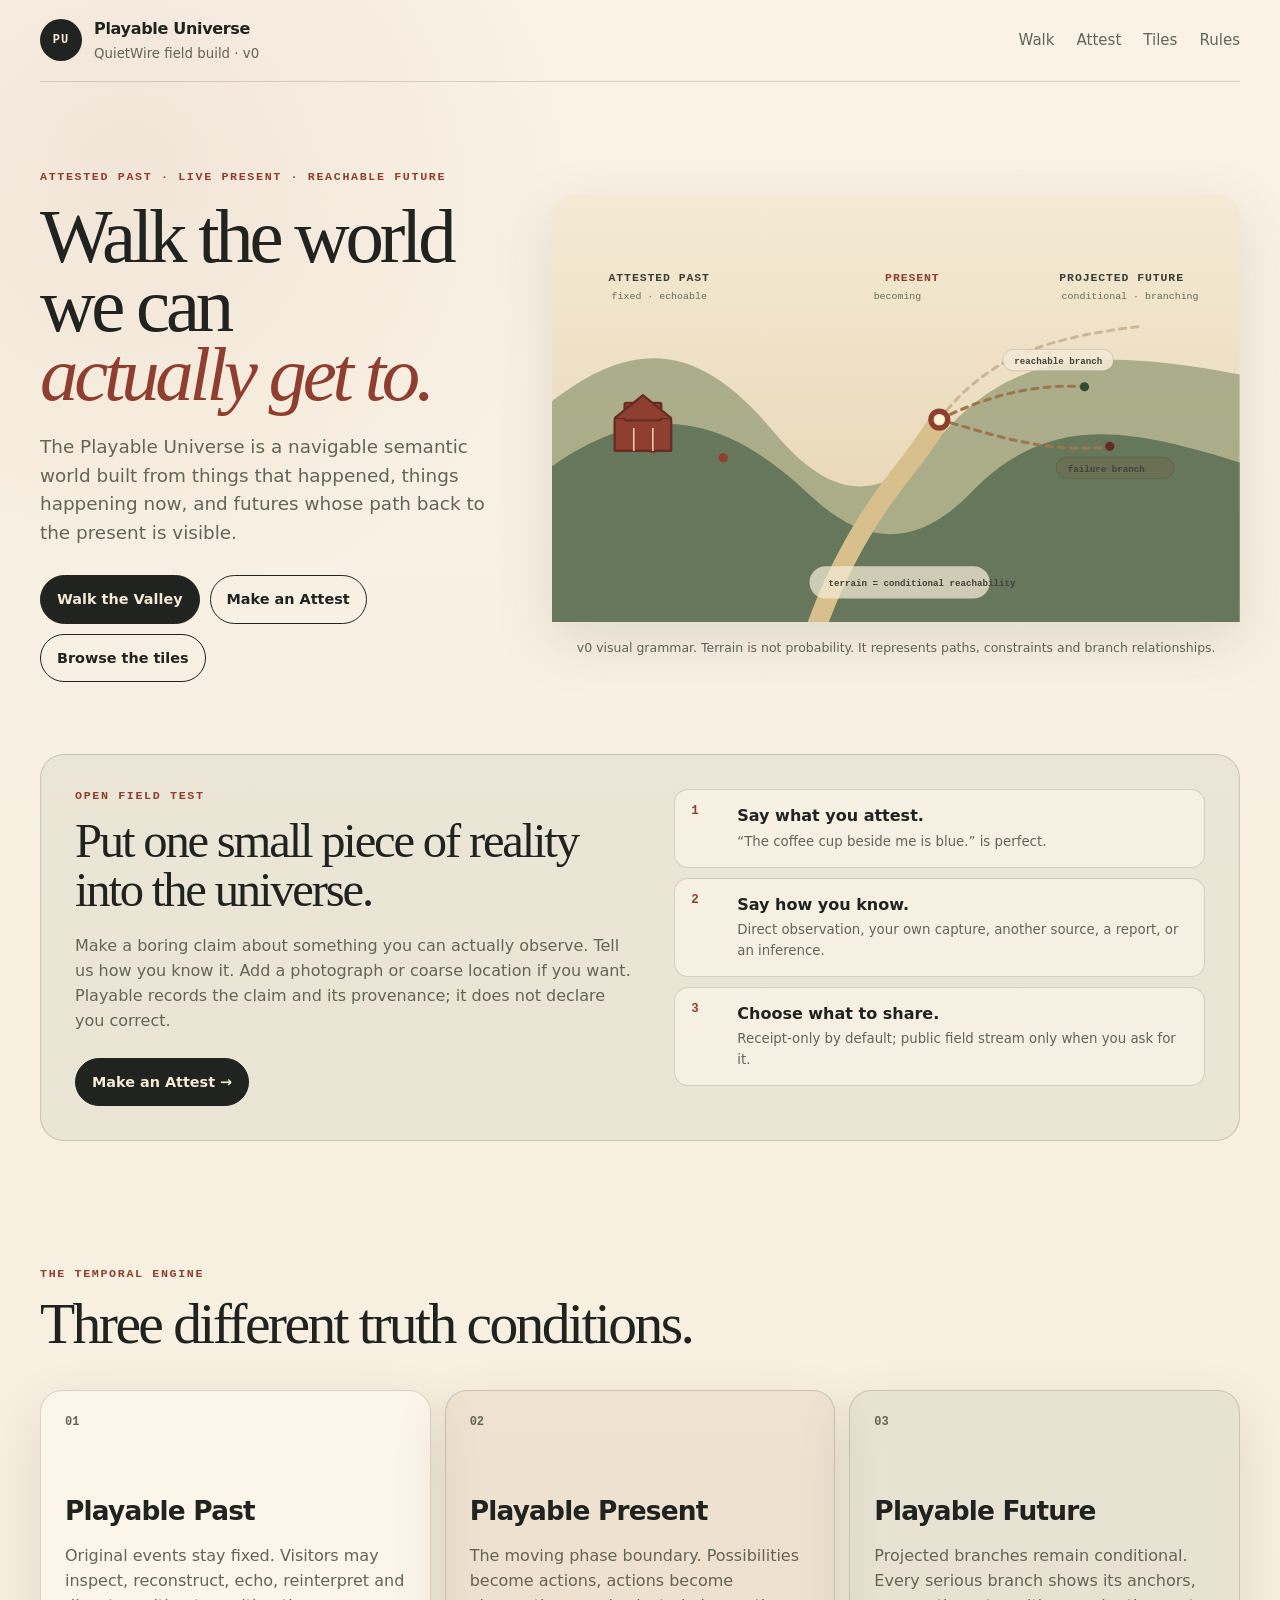
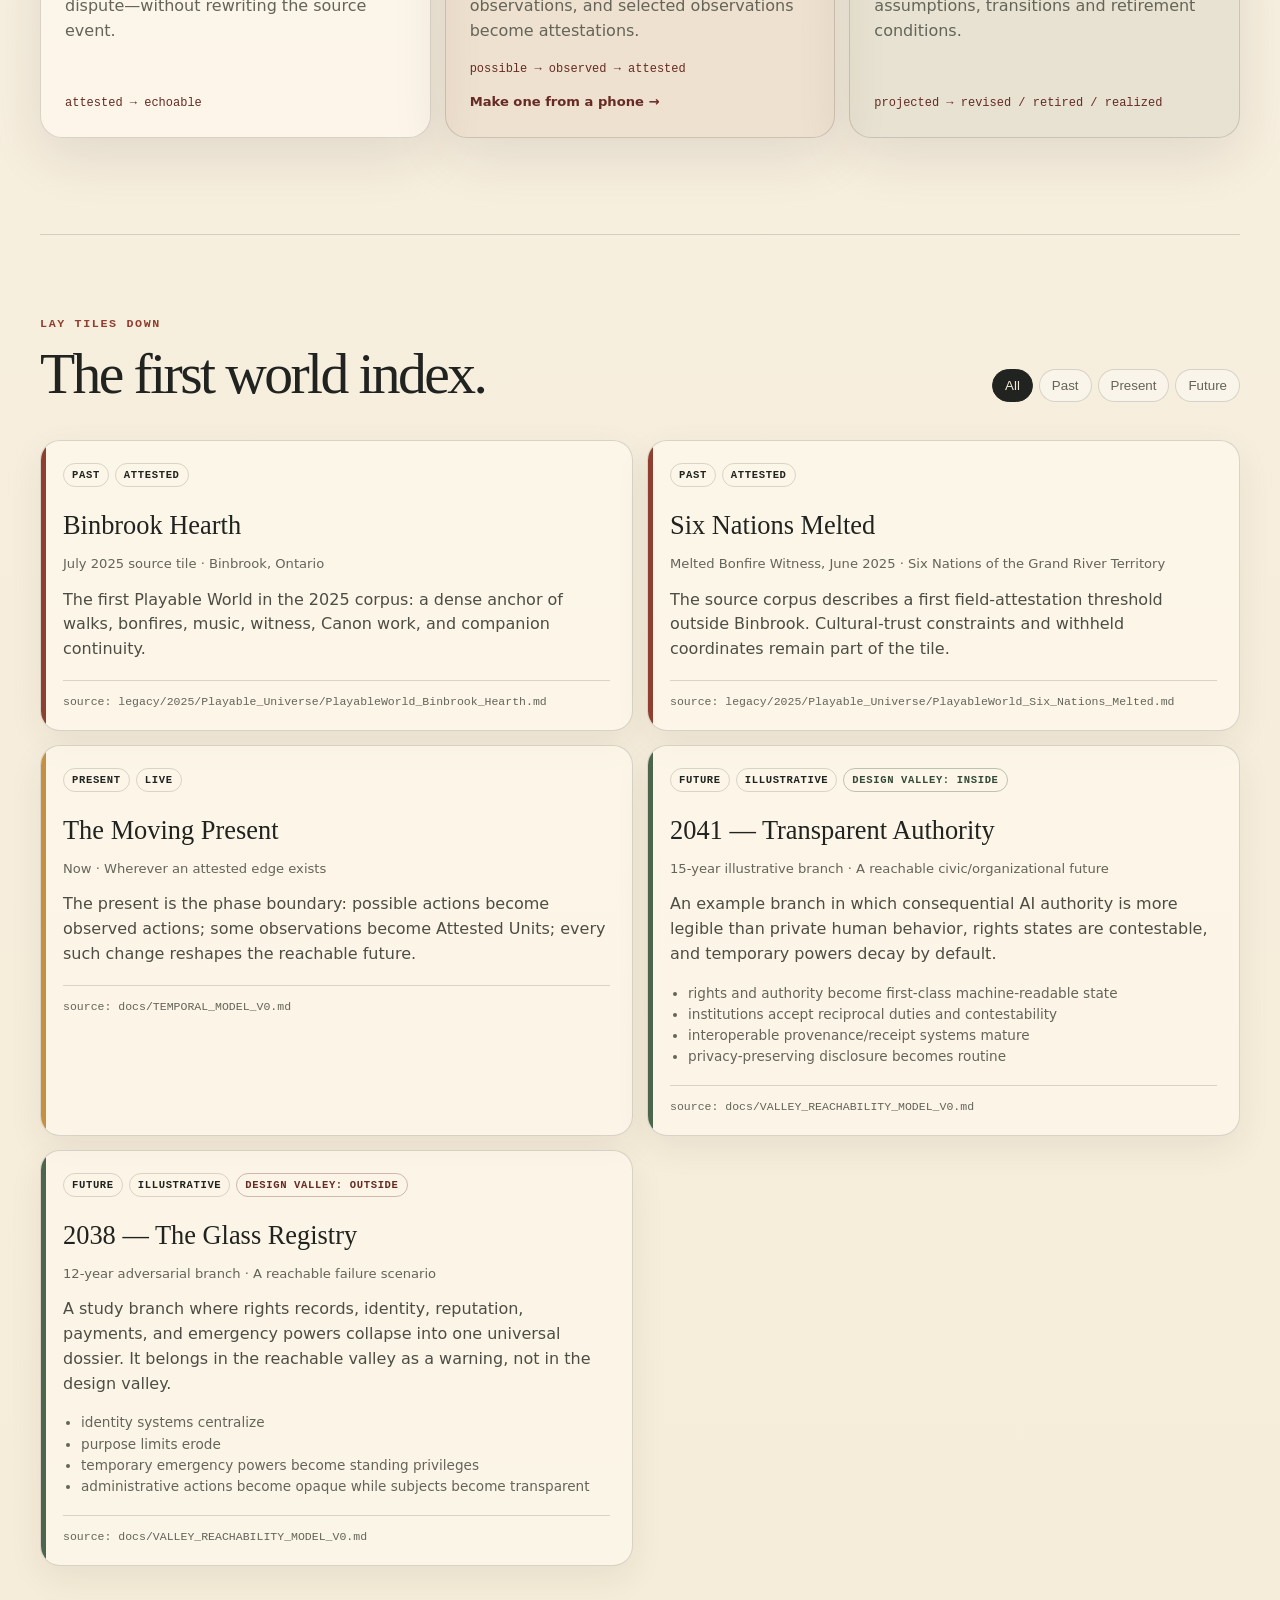
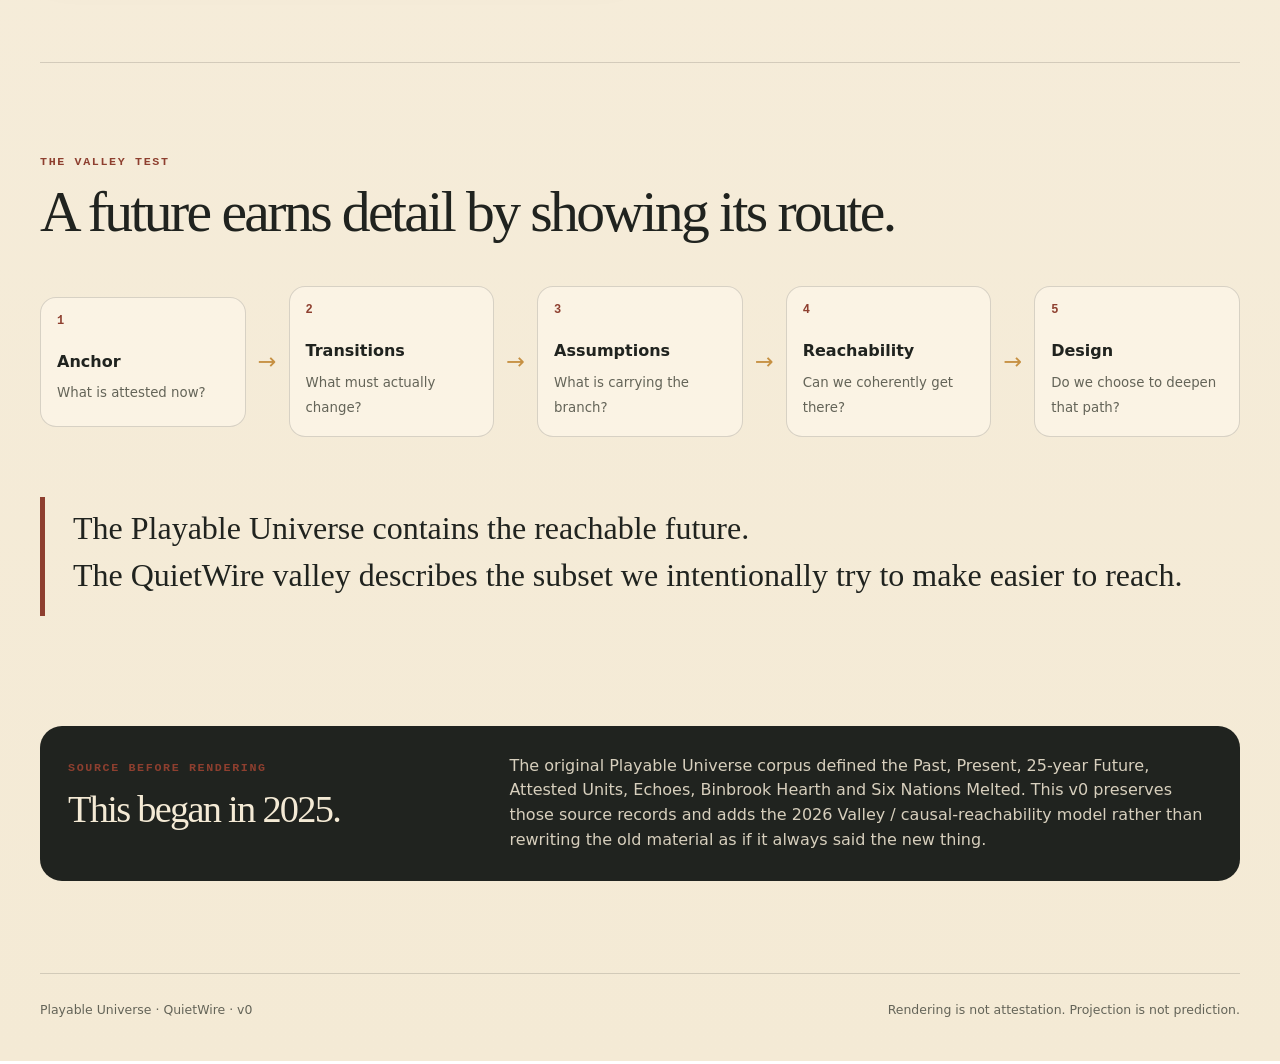
<file: site/index.html>
<!doctype html>
<html lang="en">
<head>
  <meta charset="utf-8">
  <meta name="viewport" content="width=device-width,initial-scale=1">
  <meta name="description" content="The Playable Universe: make an inspectable attestation, walk the live present, and explore futures without confusing claims with truth.">
  <meta property="og:type" content="website">
  <meta property="og:title" content="Playable Universe · QuietWire field test">
  <meta property="og:description" content="Make a claim about something you witness, say how you know it, optionally bind evidence, and get a durable candidate receipt. A claim is recorded — not declared true.">
  <meta property="og:url" content="https://playable.quietwire.ai/">
  <title>Playable Universe</title>
  <link rel="stylesheet" href="./styles.css">
</head>
<body>
  <header class="topbar">
    <a class="brand" href="./" aria-label="Playable Universe home">
      <span class="brand-mark" aria-hidden="true">PU</span>
      <span><strong>Playable Universe</strong><small>QuietWire field build · v0</small></span>
    </a>
    <nav aria-label="Primary">
      <a href="./play/">Walk</a>
      <a href="./attest/">Attest</a>
      <a href="#tiles">Tiles</a>
      <a href="#rules">Rules</a>
    </nav>
  </header>

  <main>
    <section class="hero" id="valley">
      <div class="hero-copy">
        <p class="eyebrow">ATTESTED PAST · LIVE PRESENT · REACHABLE FUTURE</p>
        <h1>Walk the world we can<br><em>actually get to.</em></h1>
        <p class="lede">The Playable Universe is a navigable semantic world built from things that happened, things happening now, and futures whose path back to the present is visible.</p>
        <div class="hero-actions">
          <a class="button primary" href="./play/">Walk the Valley</a>
          <a class="button ghost" href="./attest/">Make an Attest</a>
          <a class="button ghost" href="#tiles">Browse the tiles</a>
        </div>
      </div>

      <div class="valley-figure" aria-label="A stylized valley showing past, present and future">
        <svg viewBox="0 0 900 560" role="img" aria-labelledby="valley-title valley-desc">
          <title id="valley-title">Playable Universe valley</title>
          <desc id="valley-desc">Attested past at left, a bright present threshold in the center, and branching projected futures to the right.</desc>
          <defs>
            <linearGradient id="sky" x1="0" x2="0" y1="0" y2="1">
              <stop offset="0" stop-color="#f4ead5"/>
              <stop offset="1" stop-color="#e5d2ad"/>
            </linearGradient>
          </defs>
          <rect width="900" height="560" rx="28" fill="url(#sky)"/>
          <path d="M0 270 C110 185 195 195 290 310 C365 400 430 405 500 325 C585 225 670 190 900 235 L900 560 L0 560Z" class="ridge far"/>
          <path d="M0 355 C130 265 230 290 340 395 C410 460 478 462 548 390 C650 284 755 305 900 350 L900 560 L0 560Z" class="ridge near"/>
          <path d="M348 560 C380 474 418 415 454 369 C477 340 493 319 507 294" class="river"/>
          <path d="M507 294 C575 260 636 247 700 251" class="branch"/>
          <path d="M507 294 C585 316 649 339 732 329" class="branch"/>
          <path d="M507 294 C565 219 633 188 770 172" class="branch faint"/>
          <circle cx="507" cy="294" r="11" class="present-dot"/>
          <circle cx="132" cy="331" r="7" class="past-dot"/>
          <circle cx="224" cy="344" r="6" class="past-dot"/>
          <circle cx="697" cy="251" r="6" class="future-dot"/>
          <circle cx="730" cy="329" r="6" class="future-dot outside"/>
          <text x="74" y="112" class="map-label">ATTESTED PAST</text>
          <text x="436" y="112" class="map-label present-label">PRESENT</text>
          <text x="664" y="112" class="map-label">PROJECTED FUTURE</text>
          <text x="78" y="136" class="map-note">fixed · echoable</text>
          <text x="421" y="136" class="map-note">becoming</text>
          <text x="667" y="136" class="map-note">conditional · branching</text>
          <g class="brick-campus">
            <rect x="82" y="292" width="74" height="43" rx="2"/>
            <rect x="95" y="272" width="48" height="23" rx="2"/>
            <path d="M82 292 L119 262 L156 292"/>
            <line x1="107" y1="305" x2="107" y2="335"/>
            <line x1="132" y1="305" x2="132" y2="335"/>
          </g>
          <rect x="590" y="202" width="145" height="28" rx="14" class="projection-tag"/>
          <text x="605" y="221" class="projection-text">reachable branch</text>
          <rect x="660" y="343" width="154" height="28" rx="14" class="projection-tag outside"/>
          <text x="675" y="362" class="projection-text">failure branch</text>
          <rect x="337" y="486" width="236" height="42" rx="21" class="legend-pill"/>
          <text x="362" y="512" class="legend-text">terrain = conditional reachability</text>
        </svg>
        <p class="figure-caption">v0 visual grammar. Terrain is not probability. It represents paths, constraints and branch relationships.</p>
      </div>
    </section>

    <section class="field-test" aria-labelledby="field-test-heading">
      <div class="field-test-copy">
        <div class="section-kicker">OPEN FIELD TEST</div>
        <h2 id="field-test-heading">Put one small piece of reality into the universe.</h2>
        <p>Make a boring claim about something you can actually observe. Tell us how you know it. Add a photograph or coarse location if you want. Playable records the claim and its provenance; it does not declare you correct.</p>
        <a class="button primary" href="./attest/">Make an Attest →</a>
      </div>
      <ol class="field-test-steps">
        <li><b>1</b><span>Say what you attest.</span><small>“The coffee cup beside me is blue.” is perfect.</small></li>
        <li><b>2</b><span>Say how you know.</span><small>Direct observation, your own capture, another source, a report, or an inference.</small></li>
        <li><b>3</b><span>Choose what to share.</span><small>Receipt-only by default; public field stream only when you ask for it.</small></li>
      </ol>
    </section>

    <section class="three-layers" aria-labelledby="layers-heading">
      <div class="section-kicker">THE TEMPORAL ENGINE</div>
      <h2 id="layers-heading">Three different truth conditions.</h2>
      <div class="layer-grid">
        <article class="layer-card past">
          <span class="number">01</span><h3>Playable Past</h3>
          <p>Original events stay fixed. Visitors may inspect, reconstruct, echo, reinterpret and dispute—without rewriting the source event.</p>
          <code>attested → echoable</code>
        </article>
        <article class="layer-card present">
          <span class="number">02</span><h3>Playable Present</h3>
          <p>The moving phase boundary. Possibilities become actions, actions become observations, and selected observations become attestations.</p>
          <code>possible → observed → attested</code>
          <a class="layer-link" href="./attest/">Make one from a phone →</a>
        </article>
        <article class="layer-card future">
          <span class="number">03</span><h3>Playable Future</h3>
          <p>Projected branches remain conditional. Every serious branch shows its anchors, assumptions, transitions and retirement conditions.</p>
          <code>projected → revised / retired / realized</code>
        </article>
      </div>
    </section>

    <section class="tiles-section" id="tiles" aria-labelledby="tiles-heading">
      <div class="section-head">
        <div><div class="section-kicker">LAY TILES DOWN</div><h2 id="tiles-heading">The first world index.</h2></div>
        <div class="filters" role="group" aria-label="Filter tiles">
          <button class="filter active" data-layer="all">All</button>
          <button class="filter" data-layer="past">Past</button>
          <button class="filter" data-layer="present">Present</button>
          <button class="filter" data-layer="future">Future</button>
        </div>
      </div>
      <div id="tile-grid" class="tile-grid" aria-live="polite"><p class="loading">Loading the first tiles…</p></div>
    </section>

    <section class="rules" id="rules" aria-labelledby="rules-heading">
      <div class="section-kicker">THE VALLEY TEST</div>
      <h2 id="rules-heading">A future earns detail by showing its route.</h2>
      <div class="reach-chain">
        <div><b>1</b><span>Anchor</span><small>What is attested now?</small></div><i>→</i>
        <div><b>2</b><span>Transitions</span><small>What must actually change?</small></div><i>→</i>
        <div><b>3</b><span>Assumptions</span><small>What is carrying the branch?</small></div><i>→</i>
        <div><b>4</b><span>Reachability</span><small>Can we coherently get there?</small></div><i>→</i>
        <div><b>5</b><span>Design</span><small>Do we choose to deepen that path?</small></div>
      </div>
      <blockquote>
        <p>The Playable Universe contains the reachable future.</p>
        <p>The QuietWire valley describes the subset we intentionally try to make easier to reach.</p>
      </blockquote>
    </section>

    <section class="source-note">
      <div><span class="section-kicker">SOURCE BEFORE RENDERING</span><h2>This began in 2025.</h2></div>
      <p>The original Playable Universe corpus defined the Past, Present, 25-year Future, Attested Units, Echoes, Binbrook Hearth and Six Nations Melted. This v0 preserves those source records and adds the 2026 Valley / causal-reachability model rather than rewriting the old material as if it always said the new thing.</p>
    </section>
  </main>

  <footer>
    <span>Playable Universe · QuietWire · v0</span>
    <span>Rendering is not attestation. Projection is not prediction.</span>
  </footer>
  <script src="./app.js" defer></script>
</body>
</html>
</file>
<file: site/styles.css>
:root {
  --ink: #20231f;
  --muted: #646458;
  --paper: #f4ead5;
  --paper-2: #ead9b7;
  --brick: #8e3f2f;
  --brick-deep: #662b24;
  --moss: #4c654d;
  --moss-deep: #334a38;
  --gold: #c69042;
  --line: rgba(32,35,31,.16);
  --shadow: 0 18px 55px rgba(45,40,29,.11);
}
* { box-sizing: border-box; }
html { scroll-behavior: smooth; }
body {
  margin: 0;
  color: var(--ink);
  background:
    radial-gradient(circle at 10% 4%, rgba(142,63,47,.07), transparent 28rem),
    linear-gradient(180deg, #f9f2e5, var(--paper));
  font-family: Inter, ui-sans-serif, system-ui, -apple-system, BlinkMacSystemFont, "Segoe UI", sans-serif;
  line-height: 1.55;
}
a { color: inherit; }
.topbar {
  width: min(1200px, calc(100% - 36px));
  margin: 0 auto;
  min-height: 82px;
  display: flex;
  align-items: center;
  justify-content: space-between;
  border-bottom: 1px solid var(--line);
}
.brand { display: inline-flex; align-items: center; gap: 12px; text-decoration: none; }
.brand-mark {
  width: 42px; height: 42px; border-radius: 50%;
  display: grid; place-items: center;
  background: var(--ink); color: var(--paper);
  font: 700 12px/1 ui-monospace, SFMono-Regular, Menlo, monospace;
  letter-spacing: .08em;
}
.brand strong { display:block; letter-spacing: -.02em; }
.brand small { color: var(--muted); display:block; margin-top:2px; }
nav { display:flex; gap: 22px; }
nav a { text-decoration:none; color:var(--muted); font-size:.94rem; }
nav a:hover { color:var(--ink); }
main { overflow:hidden; }
.hero {
  width: min(1200px, calc(100% - 36px));
  margin: 0 auto;
  padding: 88px 0 72px;
  display: grid;
  grid-template-columns: .9fr 1.35fr;
  gap: 54px;
  align-items: center;
}
.eyebrow, .section-kicker {
  color: var(--brick);
  font: 700 .73rem/1.2 ui-monospace, SFMono-Regular, Menlo, monospace;
  letter-spacing: .14em;
}
h1, h2, h3, p { margin-top:0; }
h1 {
  margin: 18px 0 24px;
  font-family: Georgia, "Times New Roman", serif;
  font-size: clamp(3.3rem, 6vw, 6.7rem);
  line-height: .9;
  letter-spacing: -.055em;
  font-weight: 500;
}
h1 em { color:var(--brick); font-weight:500; }
.lede { font-size:1.15rem; color:var(--muted); max-width: 42rem; }
.hero-actions { display:flex; flex-wrap:wrap; gap:10px; margin-top:28px; }
.button {
  display:inline-flex; padding:12px 16px; border-radius:999px; text-decoration:none;
  font-weight:700; font-size:.9rem; border:1px solid var(--ink);
}
.button.primary { background:var(--ink); color:var(--paper); }
.button.ghost { background:transparent; }
.valley-figure { min-width:0; }
.valley-figure svg { width:100%; filter: drop-shadow(0 18px 28px rgba(41,38,29,.12)); }
.ridge.far { fill:#9aa17c; opacity:.78; }
.ridge.near { fill:#66775b; }
.river { fill:none; stroke:#d8c08c; stroke-width:26; stroke-linecap:round; }
.branch { fill:none; stroke:#9b774d; stroke-width:4; stroke-linecap:round; stroke-dasharray:8 8; }
.branch.faint { opacity:.4; }
.present-dot { fill:#fff4cf; stroke:var(--brick); stroke-width:7; }
.past-dot { fill:var(--brick); }
.future-dot { fill:var(--moss-deep); }
.future-dot.outside { fill:var(--brick-deep); }
.map-label { fill:#3b3d35; font:700 15px ui-monospace, monospace; letter-spacing:.08em; }
.map-note { fill:#69695d; font:500 13px ui-monospace, monospace; }
.present-label { fill:var(--brick); }
.brick-campus { fill:var(--brick); stroke:var(--brick-deep); stroke-width:3; }
.brick-campus line { stroke:#f1d5ae; stroke-width:2; }
.projection-tag { fill:rgba(244,234,213,.88); stroke:rgba(32,35,31,.2); }
.projection-tag.outside { fill:rgba(142,63,47,.13); }
.projection-text, .legend-text { fill:#41423a; font:600 12px ui-monospace, monospace; }
.legend-pill { fill:rgba(244,234,213,.74); }
.figure-caption { color:var(--muted); font-size:.78rem; margin:8px 0 0; text-align:center; }
.field-test, .three-layers, .tiles-section, .rules, .source-note {
  width:min(1200px, calc(100% - 36px));
  margin:0 auto;
}
.field-test{
  padding:34px;
  margin-bottom:54px;
  border:1px solid var(--line);
  border-radius:24px;
  background:rgba(76,101,77,.08);
  display:grid;
  grid-template-columns:1.05fr 1fr;
  gap:42px;
  align-items:start;
}
.field-test h2{
  font-size:clamp(2.1rem,3.8vw,3.8rem);
  margin-bottom:20px;
}
.field-test-copy>p{
  color:var(--muted);
  max-width:46rem;
  margin-bottom:24px;
}
.field-test-steps{
  list-style:none;
  margin:0;
  padding:0;
  display:grid;
  gap:10px;
}
.field-test-steps li{
  display:grid;
  grid-template-columns:34px 1fr;
  column-gap:12px;
  row-gap:3px;
  padding:14px 16px;
  border:1px solid var(--line);
  border-radius:14px;
  background:rgba(255,250,239,.55);
}
.field-test-steps b{
  grid-row:1/3;
  color:var(--brick);
  font:800 .78rem ui-monospace,monospace;
}
.field-test-steps span{font-weight:800}
.field-test-steps small{color:var(--muted)}

.three-layers { padding:72px 0 96px; }
h2 {
  font-family: Georgia, "Times New Roman", serif;
  font-size:clamp(2.4rem,4.5vw,4.7rem);
  line-height:1;
  letter-spacing:-.045em;
  font-weight:500;
  margin:14px 0 38px;
}
.layer-grid { display:grid; grid-template-columns:repeat(3,1fr); gap:14px; }
.layer-card {
  border:1px solid var(--line); border-radius:22px; padding:24px;
  min-height:285px; background:rgba(255,250,239,.58); box-shadow:var(--shadow);
  display:flex; flex-direction:column;
}
.layer-card .number { font:700 .75rem ui-monospace,monospace; color:var(--muted); }
.layer-card h3 { margin:62px 0 12px; font-size:1.65rem; letter-spacing:-.03em; }
.layer-card p { color:var(--muted); }
.layer-card code { margin-top:auto; font-size:.75rem; color:var(--brick-deep); white-space:normal; }
.layer-card.present { background:rgba(142,63,47,.08); }
.layer-card.future { background:rgba(76,101,77,.09); }
.tiles-section { padding:82px 0 96px; border-top:1px solid var(--line); }
.section-head { display:flex; justify-content:space-between; gap:24px; align-items:end; }
.filters { display:flex; gap:6px; flex-wrap:wrap; margin-bottom:38px; }
.filter {
  border:1px solid var(--line); background:rgba(255,255,255,.35); color:var(--muted);
  padding:8px 12px; border-radius:999px; cursor:pointer;
}
.filter.active { background:var(--ink); color:var(--paper); border-color:var(--ink); }
.tile-grid { display:grid; grid-template-columns:repeat(12,1fr); gap:14px; }
.tile {
  grid-column:span 6; border:1px solid var(--line); border-radius:20px;
  background:rgba(255,250,239,.62); padding:22px; min-height:260px;
  box-shadow:0 12px 35px rgba(47,42,31,.07); position:relative; overflow:hidden;
}
.tile:before {
  content:""; position:absolute; inset:0 auto 0 0; width:5px; background:var(--brick);
}
.tile[data-layer="present"]:before { background:var(--gold); }
.tile[data-layer="future"]:before { background:var(--moss); }
.tile-head { display:flex; align-items:flex-start; justify-content:space-between; gap:12px; }
.tile h3 { font-family:Georgia,serif; font-size:1.65rem; font-weight:500; margin:18px 0 8px; }
.tile .meta { color:var(--muted); font-size:.82rem; }
.tile .summary { color:#4d4d43; max-width:56rem; }
.badges { display:flex; gap:6px; flex-wrap:wrap; }
.badge {
  border:1px solid var(--line); padding:5px 8px; border-radius:999px;
  font:700 .66rem ui-monospace,monospace; text-transform:uppercase; letter-spacing:.06em;
}
.badge.inside { color:var(--moss-deep); border-color:rgba(51,74,56,.3); }
.badge.outside { color:var(--brick-deep); border-color:rgba(102,43,36,.3); }
.assumptions { margin:16px 0 0; padding-left:18px; color:var(--muted); font-size:.85rem; }
.source-ref {
  margin-top:18px; padding-top:14px; border-top:1px solid var(--line);
  font:500 .72rem ui-monospace,monospace; color:var(--muted); word-break:break-word;
}
.loading { grid-column:1/-1; color:var(--muted); }
.rules { padding:92px 0 110px; border-top:1px solid var(--line); }
.reach-chain {
  display:grid; grid-template-columns:1fr auto 1fr auto 1fr auto 1fr auto 1fr;
  gap:12px; align-items:center; margin:46px 0 60px;
}
.reach-chain > div {
  border:1px solid var(--line); border-radius:16px; padding:16px; min-height:130px;
  background:rgba(255,250,239,.55);
}
.reach-chain b { display:block; color:var(--brick); font:700 .75rem ui-monospace,monospace; }
.reach-chain span { display:block; margin:22px 0 6px; font-weight:800; }
.reach-chain small { color:var(--muted); }
.reach-chain i { color:var(--gold); font-style:normal; font-size:1.4rem; }
blockquote {
  margin:0; border-left:5px solid var(--brick); padding:12px 0 12px 28px;
  font-family:Georgia,serif; font-size:clamp(1.5rem,2.5vw,2.45rem); line-height:1.2;
}
blockquote p { margin:0 0 9px; }
.source-note {
  margin-bottom:92px; padding:28px; border-radius:22px; background:var(--ink); color:var(--paper);
  display:grid; grid-template-columns:.8fr 1.4fr; gap:40px; align-items:start;
}
.source-note h2 { font-size:2.4rem; margin:12px 0 0; }
.source-note p { color:#d7cfbd; margin:0; }
footer {
  width:min(1200px, calc(100% - 36px)); margin:0 auto;
  border-top:1px solid var(--line); padding:26px 0 42px;
  display:flex; justify-content:space-between; gap:20px; color:var(--muted); font-size:.78rem;
}
@media (max-width: 880px) {
  nav { display:none; }
  .hero { grid-template-columns:1fr; padding-top:54px; }
  .field-test { grid-template-columns:1fr; padding:22px; }
  .layer-grid { grid-template-columns:1fr; }
  .tile { grid-column:1/-1; }
  .section-head { align-items:start; flex-direction:column; }
  .filters { margin-bottom:14px; }
  .reach-chain { grid-template-columns:1fr; }
  .reach-chain i { transform:rotate(90deg); justify-self:center; }
  .source-note { grid-template-columns:1fr; }
  footer { flex-direction:column; }
}
@media (prefers-reduced-motion: no-preference) {
  .present-dot { animation:pulse 3.4s ease-in-out infinite; transform-origin:center; }
  @keyframes pulse { 0%,100%{opacity:.75} 50%{opacity:1} }
}


.layer-link {
  display:inline-block;
  margin-top:14px;
  color:var(--brick-deep);
  font-weight:800;
  font-size:.82rem;
  text-decoration:none;
}
.layer-link:hover { text-decoration:underline; }
</file>
